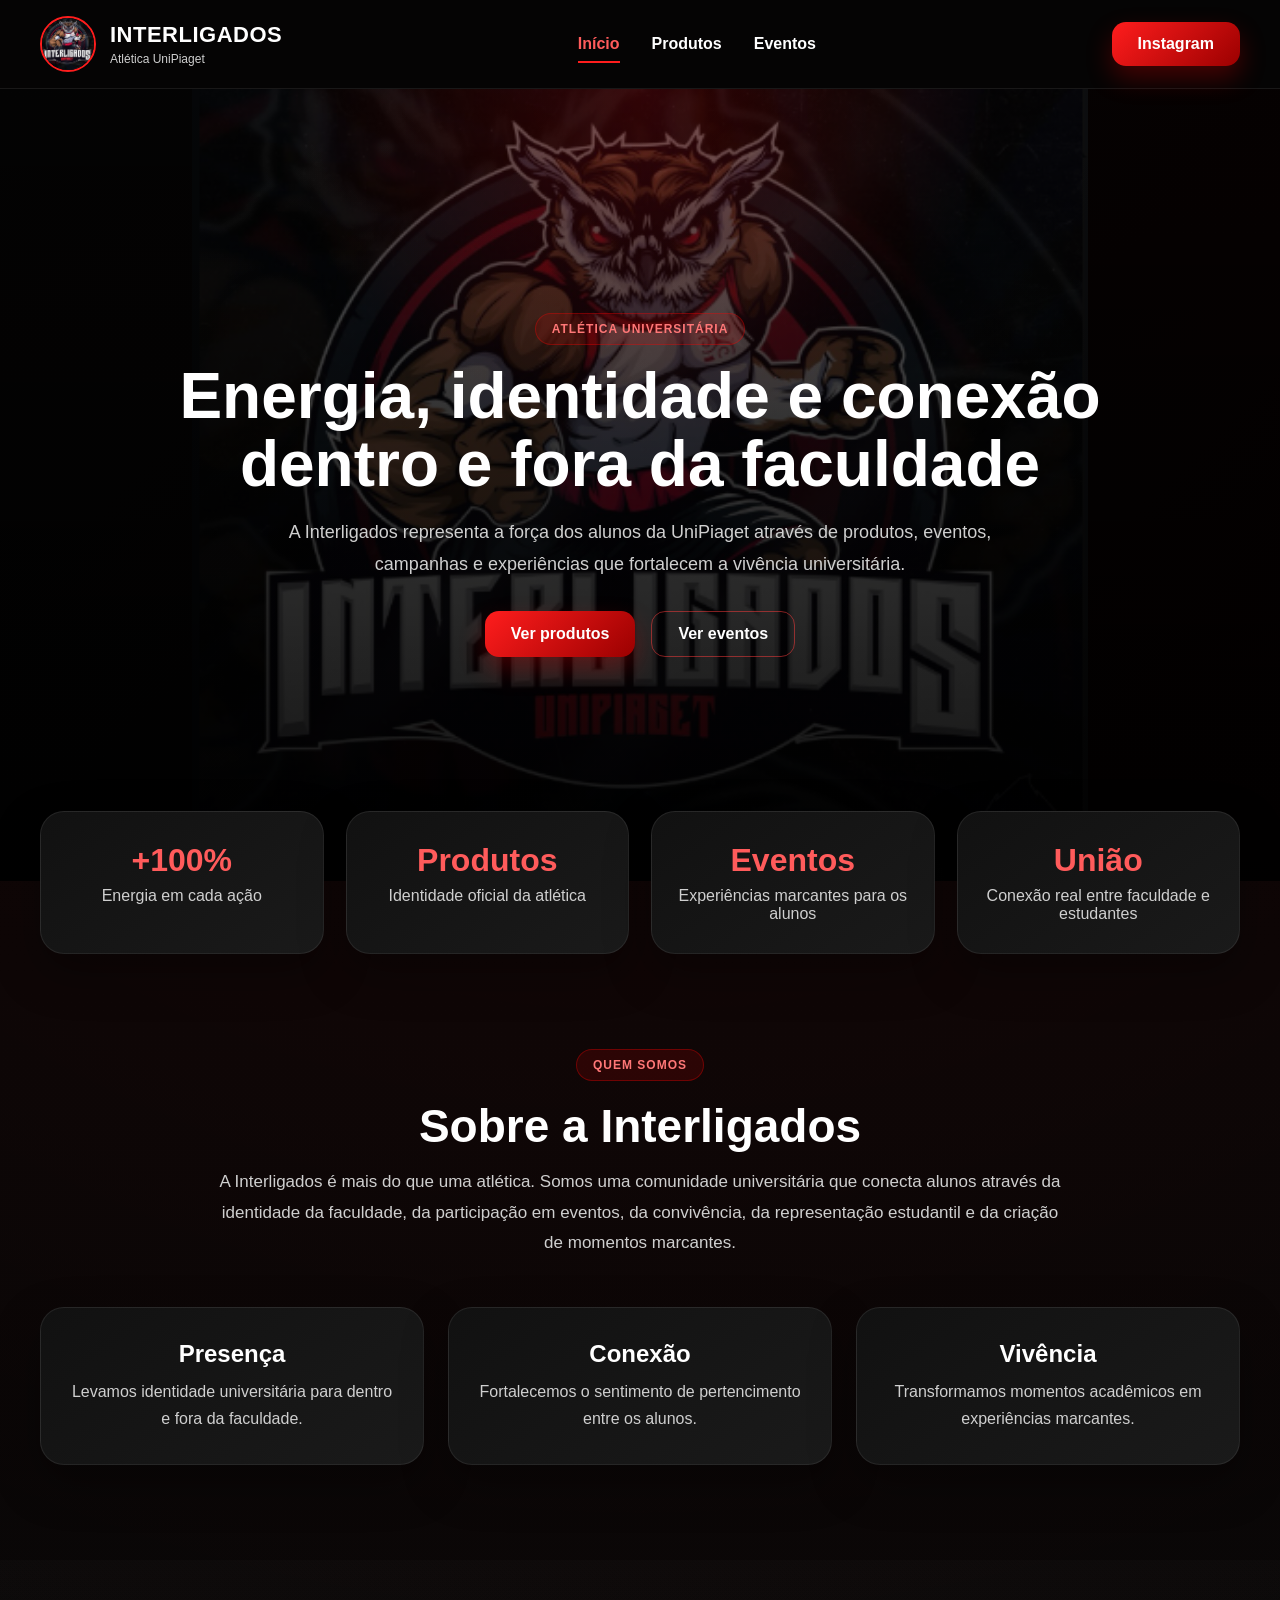
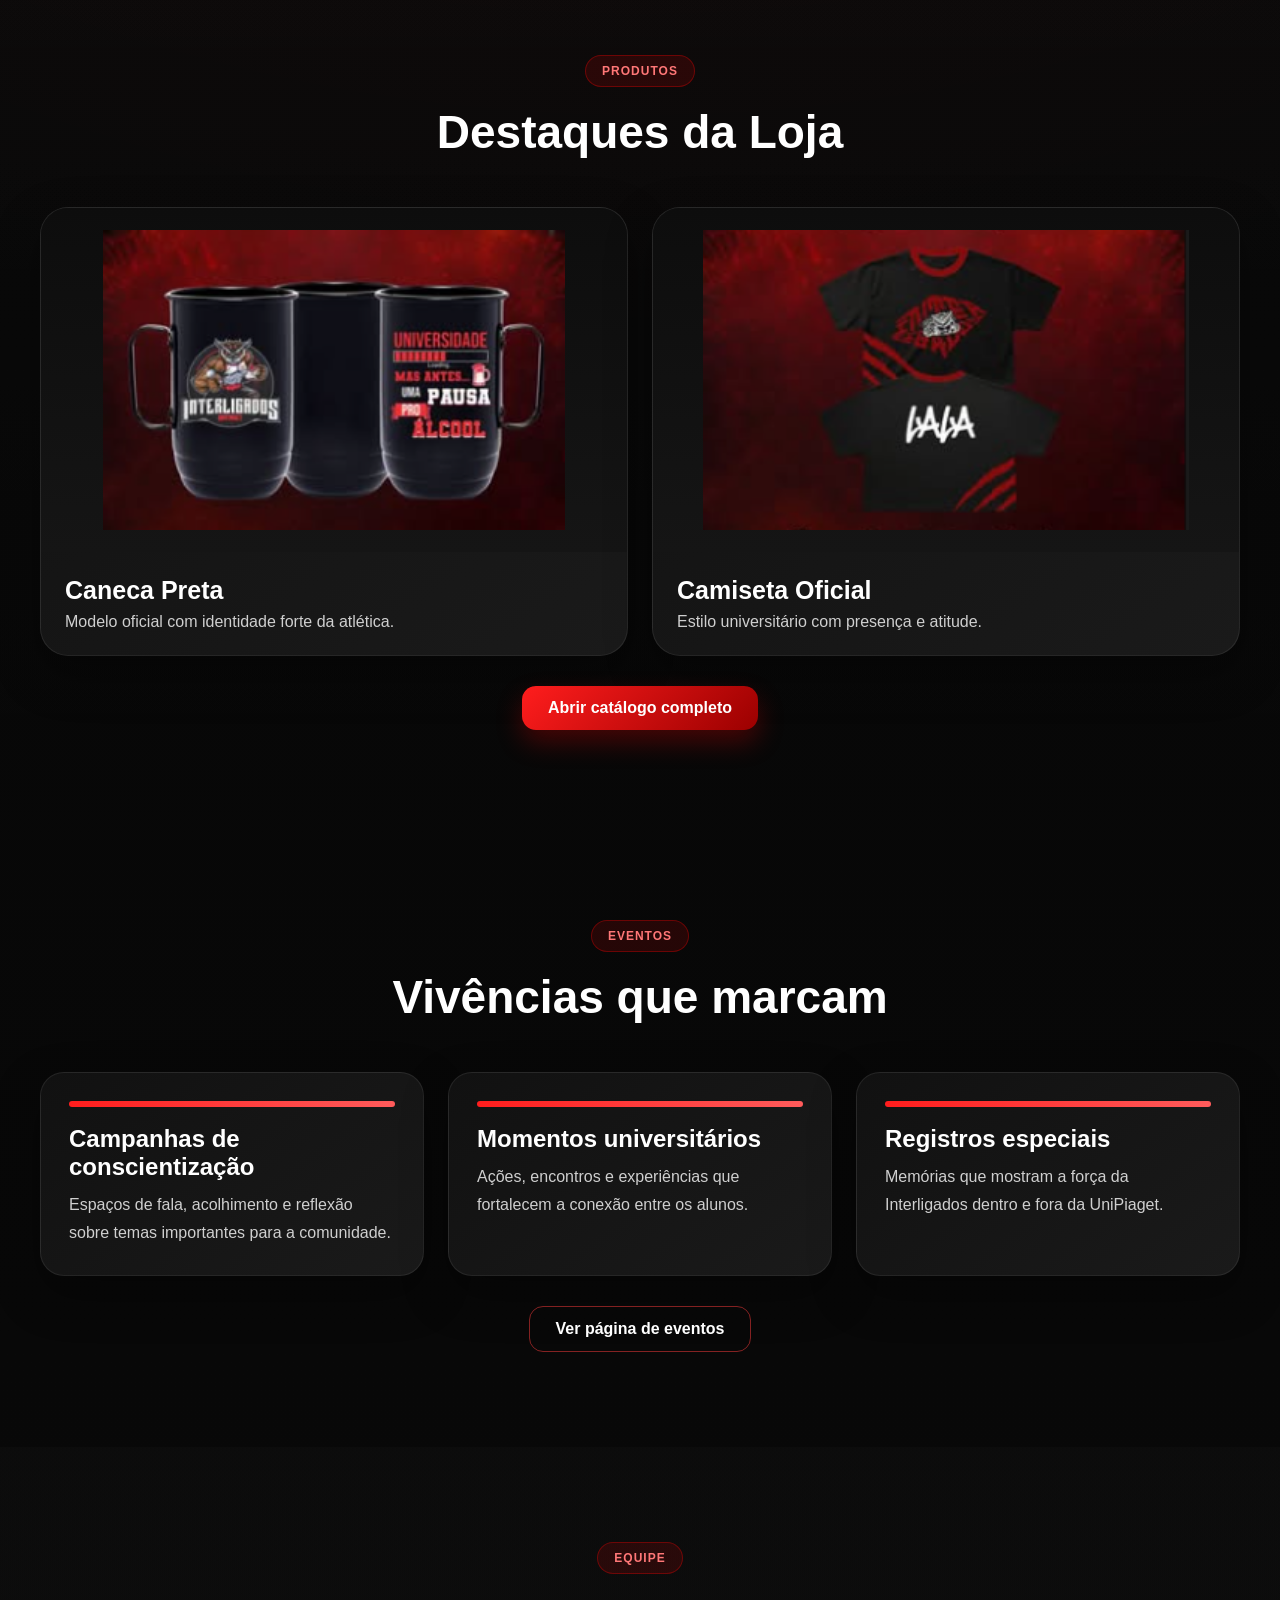
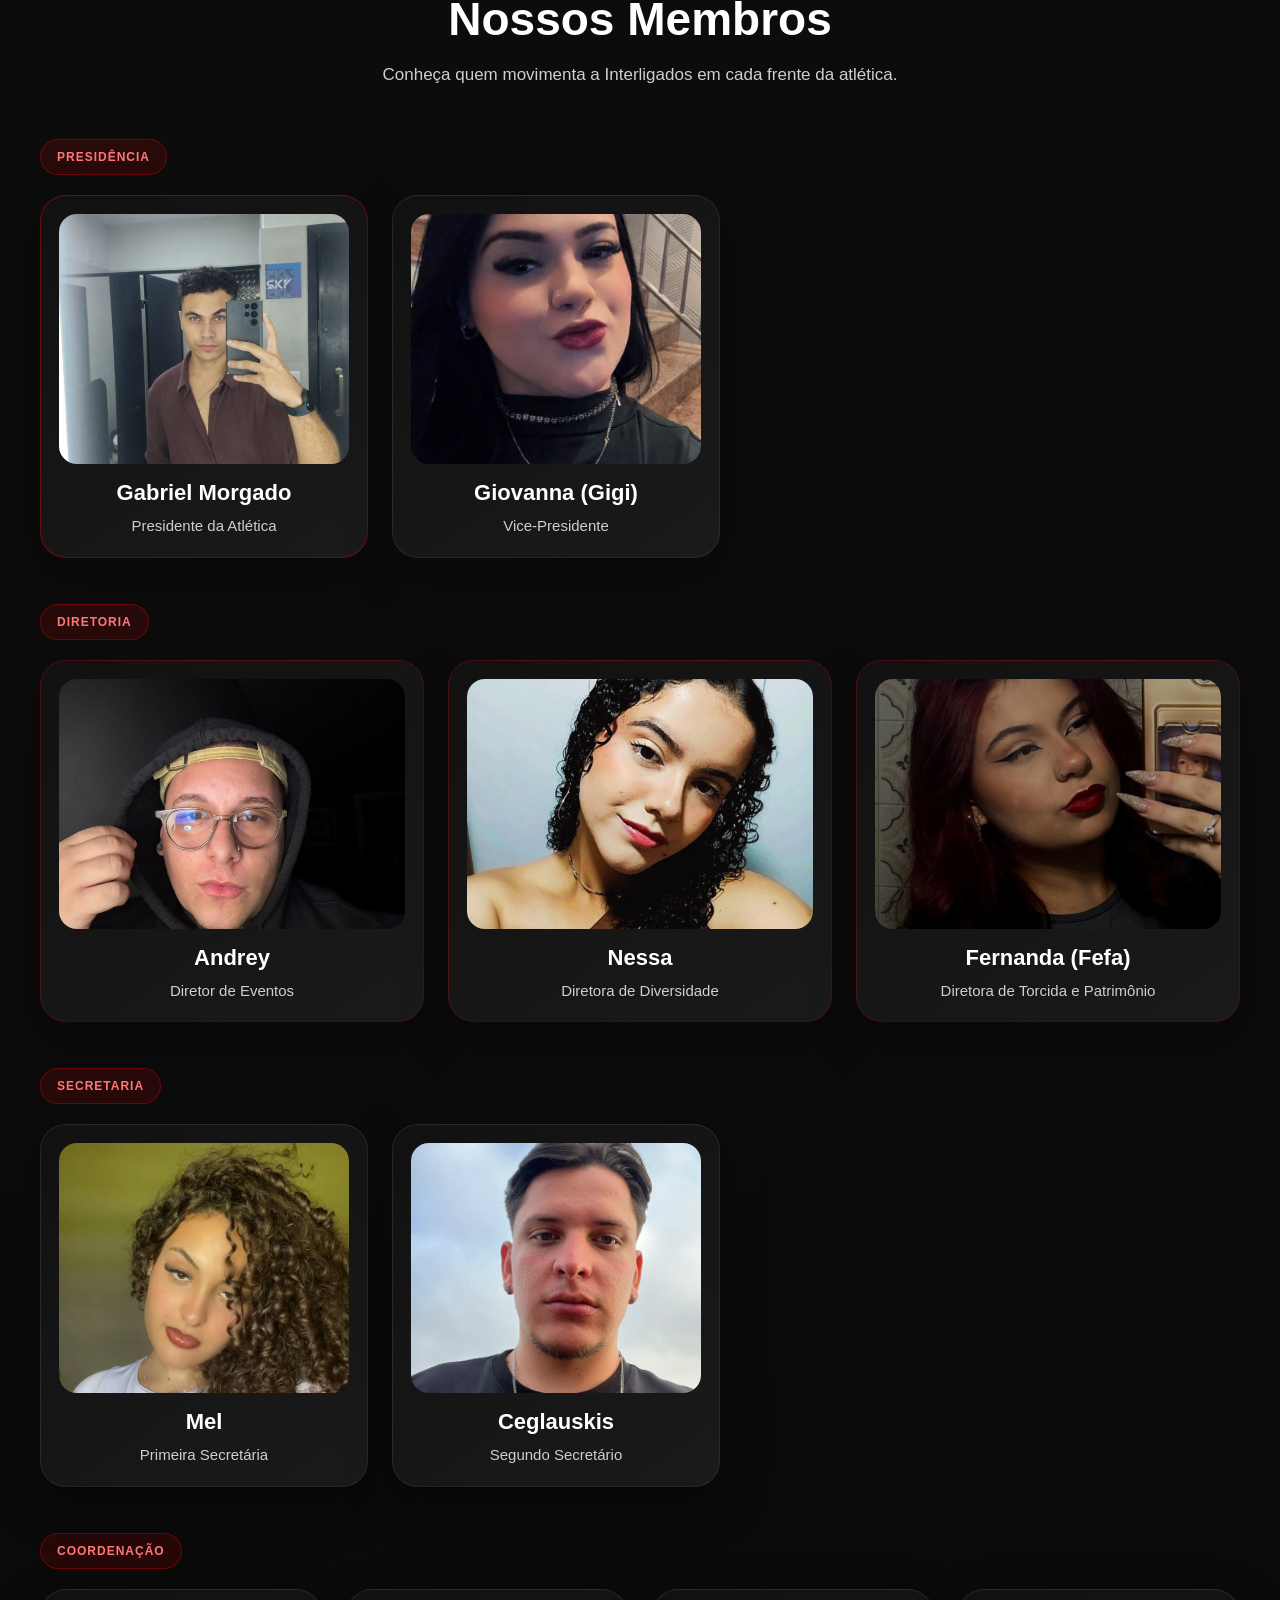
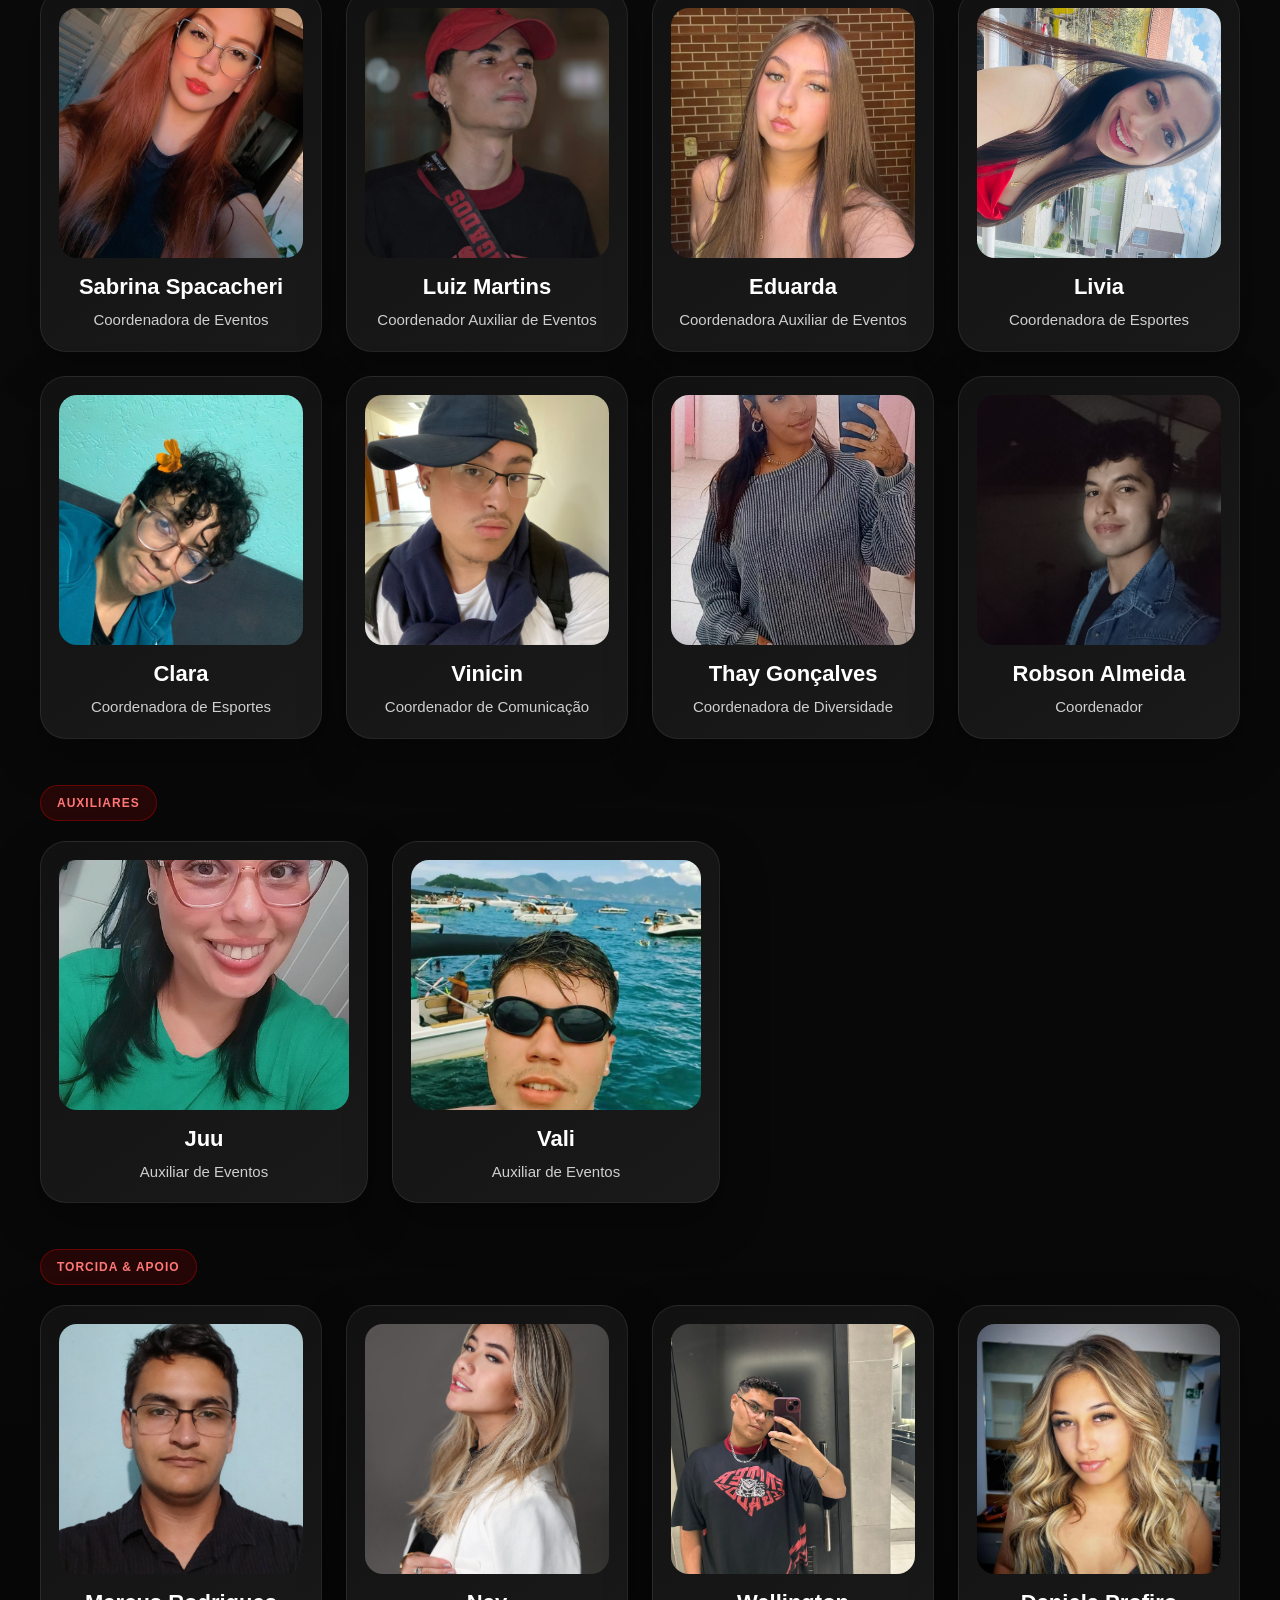
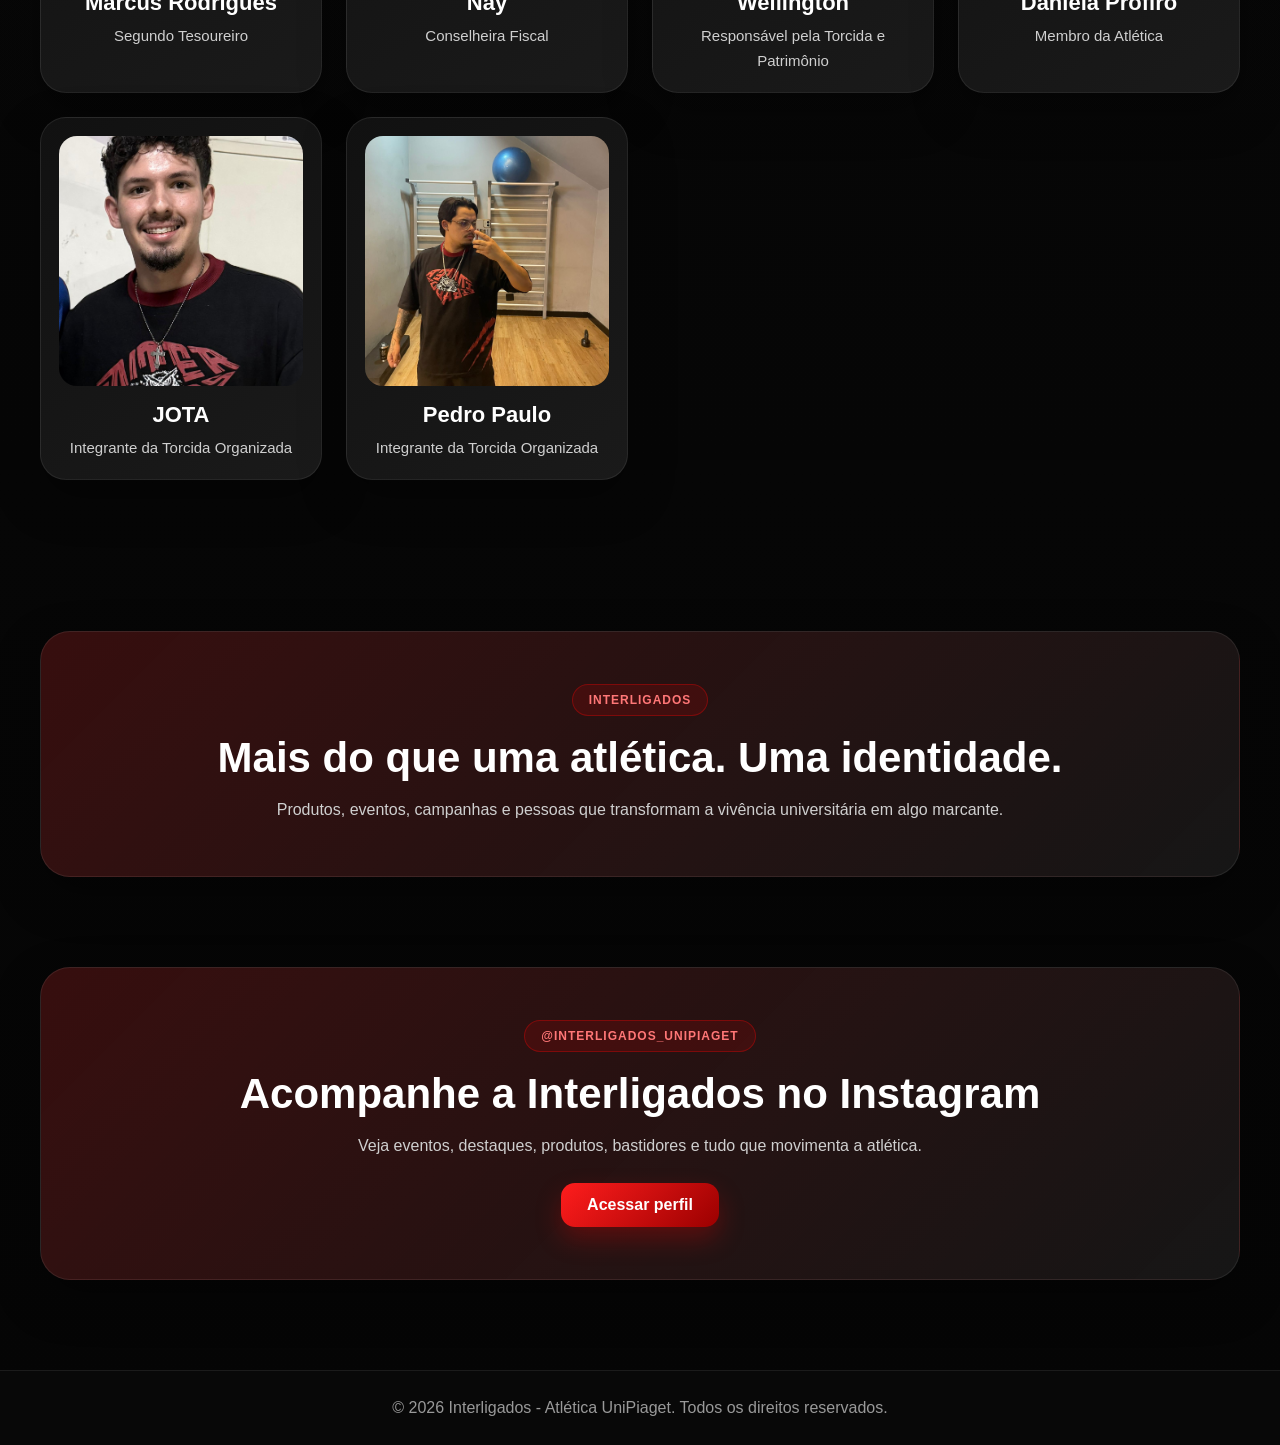
<file: interligados-site/index.html>
<!DOCTYPE html>
<html lang="pt-BR">
<head>
  <meta charset="UTF-8">
  <meta name="viewport" content="width=device-width, initial-scale=1.0">
  <title>Interligados | Atlética UniPiaget</title>
  <link rel="stylesheet" href="style.css">
</head>
<body>

<header class="site-header">
  <div class="container header-wrap">
    <a href="index.html" class="brand">
      <img src="assets/logo.png" alt="Logo Interligados" class="brand-logo">
      <div class="brand-text">
        <strong>INTERLIGADOS</strong>
        <span>Atlética UniPiaget</span>
      </div>
    </a>

    <nav class="main-nav">
      <a href="index.html" class="active">Início</a>
      <a href="produtos.html">Produtos</a>
      <a href="eventos.html">Eventos</a>
    </nav>

    <a href="https://www.instagram.com/interligados_unipiaget" target="_blank" class="btn btn-primary">
      Instagram
    </a>
  </div>
</header>

<main>

  <section class="hero home-hero">
    <div class="hero-overlay"></div>
    <div class="container hero-content reveal">
      <span class="kicker">ATLÉTICA UNIVERSITÁRIA</span>
      <h1>Energia, identidade e conexão dentro e fora da faculdade</h1>
      <p>
        A Interligados representa a força dos alunos da UniPiaget através de produtos,
        eventos, campanhas e experiências que fortalecem a vivência universitária.
      </p>

      <div class="hero-actions">
        <a href="produtos.html" class="btn btn-primary">Ver produtos</a>
        <a href="eventos.html" class="btn btn-secondary">Ver eventos</a>
      </div>
    </div>
  </section>

  <section class="stats-strip">
    <div class="container">
      <div class="stats-grid reveal">
        <article class="stat-card">
          <h3>+100%</h3>
          <p>Energia em cada ação</p>
        </article>

        <article class="stat-card">
          <h3>Produtos</h3>
          <p>Identidade oficial da atlética</p>
        </article>

        <article class="stat-card">
          <h3>Eventos</h3>
          <p>Experiências marcantes para os alunos</p>
        </article>

        <article class="stat-card">
          <h3>União</h3>
          <p>Conexão real entre faculdade e estudantes</p>
        </article>
      </div>
    </div>
  </section>

  <section class="section">
    <div class="container">
      <div class="section-heading reveal">
        <span class="kicker">QUEM SOMOS</span>
        <h2>Sobre a Interligados</h2>
        <p>
          A Interligados é mais do que uma atlética. Somos uma comunidade universitária
          que conecta alunos através da identidade da faculdade, da participação em eventos,
          da convivência, da representação estudantil e da criação de momentos marcantes.
        </p>
      </div>

      <div class="info-grid">
        <article class="info-card reveal">
          <h3>Presença</h3>
          <p>Levamos identidade universitária para dentro e fora da faculdade.</p>
        </article>

        <article class="info-card reveal">
          <h3>Conexão</h3>
          <p>Fortalecemos o sentimento de pertencimento entre os alunos.</p>
        </article>

        <article class="info-card reveal">
          <h3>Vivência</h3>
          <p>Transformamos momentos acadêmicos em experiências marcantes.</p>
        </article>
      </div>
    </div>
  </section>

  <section class="section section-alt">
    <div class="container">
      <div class="section-heading reveal">
        <span class="kicker">PRODUTOS</span>
        <h2>Destaques da Loja</h2>
      </div>

      <div class="highlight-grid">
        <article class="highlight-card reveal">
          <div class="highlight-image">
            <img src="assets/produto1.png" alt="Caneca Preta Interligados">
          </div>
          <div class="highlight-body">
            <h3>Caneca Preta</h3>
            <p>Modelo oficial com identidade forte da atlética.</p>
          </div>
        </article>

        <article class="highlight-card reveal">
          <div class="highlight-image">
            <img src="assets/produto3.png" alt="Camiseta Oficial Interligados">
          </div>
          <div class="highlight-body">
            <h3>Camiseta Oficial</h3>
            <p>Estilo universitário com presença e atitude.</p>
          </div>
        </article>
      </div>

      <div class="section-action reveal">
        <a href="produtos.html" class="btn btn-primary">Abrir catálogo completo</a>
      </div>
    </div>
  </section>

  <section class="section">
    <div class="container">
      <div class="section-heading reveal">
        <span class="kicker">EVENTOS</span>
        <h2>Vivências que marcam</h2>
      </div>

      <div class="feature-grid">
        <article class="feature-card reveal">
          <div class="feature-line"></div>
          <h3>Campanhas de conscientização</h3>
          <p>Espaços de fala, acolhimento e reflexão sobre temas importantes para a comunidade.</p>
        </article>

        <article class="feature-card reveal">
          <div class="feature-line"></div>
          <h3>Momentos universitários</h3>
          <p>Ações, encontros e experiências que fortalecem a conexão entre os alunos.</p>
        </article>

        <article class="feature-card reveal">
          <div class="feature-line"></div>
          <h3>Registros especiais</h3>
          <p>Memórias que mostram a força da Interligados dentro e fora da UniPiaget.</p>
        </article>
      </div>

      <div class="section-action reveal">
        <a href="eventos.html" class="btn btn-secondary">Ver página de eventos</a>
      </div>
    </div>
  </section>

  <section class="section section-alt team-section">
    <div class="container">
      <div class="section-heading reveal">
        <span class="kicker">EQUIPE</span>
        <h2>Nossos Membros</h2>
        <p>Conheça quem movimenta a Interligados em cada frente da atlética.</p>
      </div>

      <div class="team-group reveal">
        <div class="team-label">Presidência</div>
        <div class="team-grid team-grid-2">
          <article class="member-card featured-president">
            <img src="assets/membro4.jpeg" alt="Gabriel Morgado">
            <h3>Gabriel Morgado</h3>
            <p>Presidente da Atlética</p>
          </article>

          <article class="member-card featured-vice">
            <img src="assets/membro10.jpeg" alt="Giovanna Gigi">
            <h3>Giovanna (Gigi)</h3>
            <p>Vice-Presidente</p>
          </article>
        </div>
      </div>

      <div class="team-group reveal">
        <div class="team-label">Diretoria</div>
        <div class="team-grid team-grid-3">
          <article class="member-card featured-director">
            <img src="assets/membro21.jpeg" alt="Andrey">
            <h3>Andrey</h3>
            <p>Diretor de Eventos</p>
          </article>

          <article class="member-card featured-director">
            <img src="assets/membro17.jpeg" alt="Nessa">
            <h3>Nessa</h3>
            <p>Diretora de Diversidade</p>
          </article>

          <article class="member-card featured-director">
            <img src="assets/membro8.jpeg" alt="Fernanda Fefa">
            <h3>Fernanda (Fefa)</h3>
            <p>Diretora de Torcida e Patrimônio</p>
          </article>
        </div>
      </div>

      <div class="team-group reveal">
        <div class="team-label">Secretaria</div>
        <div class="team-grid team-grid-2">
          <article class="member-card">
            <img src="assets/membro9.jpeg" alt="Mel">
            <h3>Mel</h3>
            <p>Primeira Secretária</p>
          </article>

          <article class="member-card">
            <img src="assets/membro6.jpeg" alt="Ceglauskis">
            <h3>Ceglauskis</h3>
            <p>Segundo Secretário</p>
          </article>
        </div>
      </div>

      <div class="team-group reveal">
        <div class="team-label">Coordenação</div>
        <div class="team-grid team-grid-4">
          <article class="member-card">
            <img src="assets/membro2.jpeg" alt="Sabrina Spacacheri">
            <h3>Sabrina Spacacheri</h3>
            <p>Coordenadora de Eventos</p>
          </article>

          <article class="member-card">
            <img src="assets/membro11.jpeg" alt="Luiz Martins">
            <h3>Luiz Martins</h3>
            <p>Coordenador Auxiliar de Eventos</p>
          </article>

          <article class="member-card">
            <img src="assets/membro13.jpeg" alt="Eduarda">
            <h3>Eduarda</h3>
            <p>Coordenadora Auxiliar de Eventos</p>
          </article>

          <article class="member-card">
            <img src="assets/membro12.jpeg" alt="Livia">
            <h3>Livia</h3>
            <p>Coordenadora de Esportes</p>
          </article>

          <article class="member-card">
            <img src="assets/membro20.jpeg" alt="Clara">
            <h3>Clara</h3>
            <p>Coordenadora de Esportes</p>
          </article>

          <article class="member-card">
            <img src="assets/membro15.jpeg" alt="Vinicin">
            <h3>Vinicin</h3>
            <p>Coordenador de Comunicação</p>
          </article>

          <article class="member-card">
            <img src="assets/membro18.jpeg" alt="Thay Gonçalves">
            <h3>Thay Gonçalves</h3>
            <p>Coordenadora de Diversidade</p>
          </article>

          <article class="member-card">
            <img src="assets/membro7.jpeg" alt="Robson Almeida">
            <h3>Robson Almeida</h3>
            <p>Coordenador</p>
          </article>
        </div>
      </div>

      <div class="team-group reveal">
        <div class="team-label">Auxiliares</div>
        <div class="team-grid team-grid-2">
          <article class="member-card">
            <img src="assets/membro16.jpeg" alt="Juu">
            <h3>Juu</h3>
            <p>Auxiliar de Eventos</p>
          </article>

          <article class="member-card">
            <img src="assets/membro19.jpeg" alt="Vali">
            <h3>Vali</h3>
            <p>Auxiliar de Eventos</p>
          </article>
        </div>
      </div>

      <div class="team-group reveal">
        <div class="team-label">Torcida & Apoio</div>
        <div class="team-grid team-grid-4">
          <article class="member-card">
            <img src="assets/membro3.jpeg" alt="Marcus Rodrigues">
            <h3>Marcus Rodrigues</h3>
            <p>Segundo Tesoureiro</p>
          </article>

          <article class="member-card">
            <img src="assets/membro14.jpeg" alt="Nay">
            <h3>Nay</h3>
            <p>Conselheira Fiscal</p>
          </article>

          <article class="member-card">
            <img src="assets/membro1.jpeg" alt="Wellington">
            <h3>Wellington</h3>
            <p>Responsável pela Torcida e Patrimônio</p>
          </article>

          <article class="member-card">
            <img src="assets/membro5.jpeg" alt="Daniela Profiro">
            <h3>Daniela Profiro</h3>
            <p>Membro da Atlética</p>
          </article>

          <article class="member-card">
            <img src="assets/membro23.jpeg" alt="JOTA">
            <h3>JOTA</h3>
            <p>Integrante da Torcida Organizada</p>
          </article>

          <article class="member-card">
            <img src="assets/membro24.jpeg" alt="Pedro Paulo">
            <h3>Pedro Paulo</h3>
            <p>Integrante da Torcida Organizada</p>
          </article>
        </div>
      </div>
    </div>
  </section>

  <section class="impact-section">
    <div class="container">
      <div class="impact-box reveal">
        <span class="kicker">INTERLIGADOS</span>
        <h2>Mais do que uma atlética. Uma identidade.</h2>
        <p>
          Produtos, eventos, campanhas e pessoas que transformam a vivência universitária em algo marcante.
        </p>
      </div>
    </div>
  </section>

  <section class="cta-section">
    <div class="container">
      <div class="cta-box reveal">
        <span class="kicker">@interligados_unipiaget</span>
        <h2>Acompanhe a Interligados no Instagram</h2>
        <p>
          Veja eventos, destaques, produtos, bastidores e tudo que movimenta a atlética.
        </p>
        <a href="https://www.instagram.com/interligados_unipiaget" target="_blank" class="btn btn-primary">
          Acessar perfil
        </a>
      </div>
    </div>
  </section>

</main>

<footer class="site-footer">
  <div class="container">
    <p>© 2026 Interligados - Atlética UniPiaget. Todos os direitos reservados.</p>
  </div>
</footer>

<script src="script.js"></script>
</body>
</html>
</file>
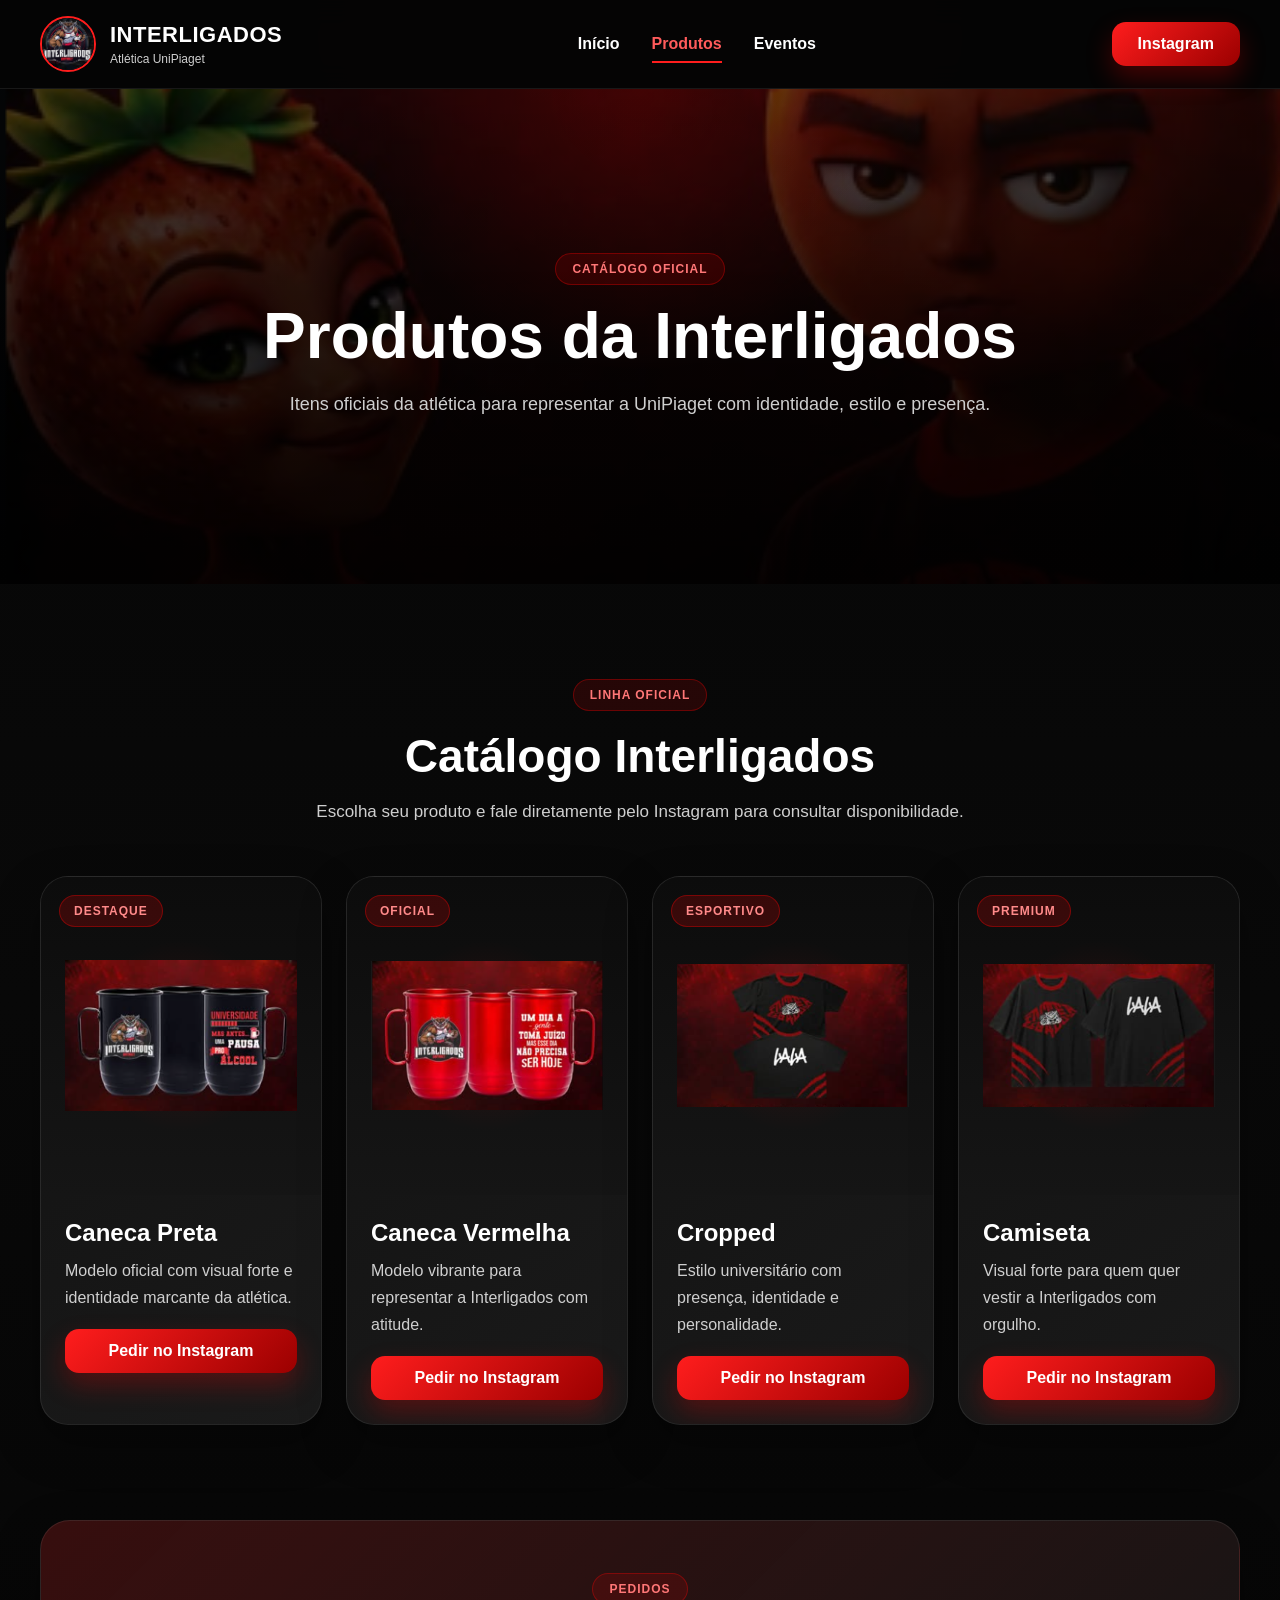
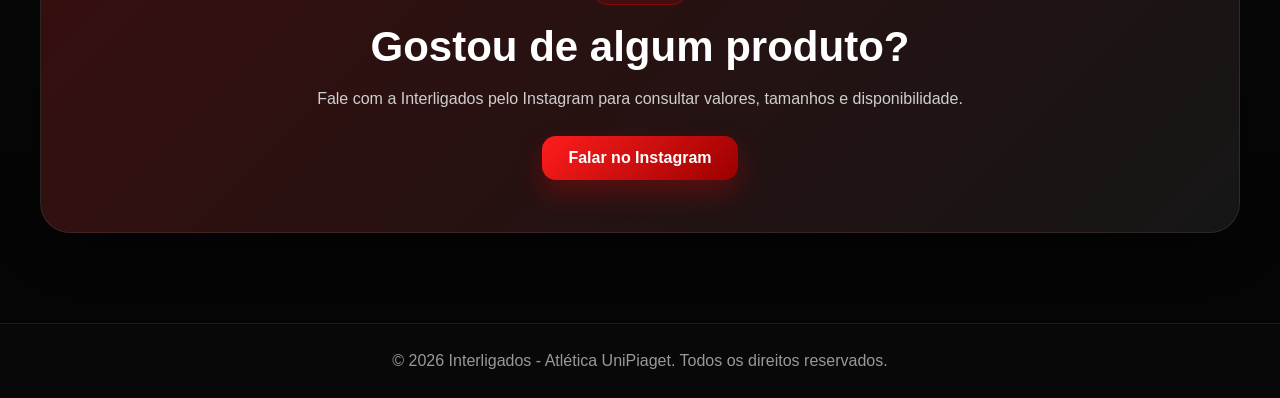
<file: interligados-site/produtos.html>
<!DOCTYPE html>
<html lang="pt-BR">
<head>
  <meta charset="UTF-8">
  <meta name="viewport" content="width=device-width, initial-scale=1.0">
  <title>Produtos | Interligados</title>
  <link rel="stylesheet" href="style.css">
</head>
<body>

<header class="site-header">
  <div class="container header-wrap">
    <a href="index.html" class="brand">
      <img src="assets/logo.png" alt="Logo Interligados" class="brand-logo">
      <div class="brand-text">
        <strong>INTERLIGADOS</strong>
        <span>Atlética UniPiaget</span>
      </div>
    </a>

    <nav class="main-nav">
      <a href="index.html">Início</a>
      <a href="produtos.html" class="active">Produtos</a>
      <a href="eventos.html">Eventos</a>
    </nav>

    <a href="https://www.instagram.com/interligados_unipiaget" target="_blank" class="btn btn-primary">Instagram</a>
  </div>
</header>

<main>

<section class="hero page-hero products-hero">
  <div class="hero-overlay"></div>
  <div class="container hero-content reveal">
    <span class="kicker">CATÁLOGO OFICIAL</span>
    <h1>Produtos da Interligados</h1>
    <p>Itens oficiais da atlética para representar a UniPiaget com identidade, estilo e presença.</p>
  </div>
</section>

<section class="section products-section">
  <div class="container">
    <div class="section-heading reveal">
      <span class="kicker">LINHA OFICIAL</span>
      <h2>Catálogo Interligados</h2>
      <p>Escolha seu produto e fale diretamente pelo Instagram para consultar disponibilidade.</p>
    </div>

    <div class="products-grid-premium">

      <article class="product-card-premium reveal">
        <div class="product-tag">Destaque</div>
        <div class="product-image-premium">
          <img src="assets/produto1.png" alt="Caneca Preta Interligados">
        </div>
        <div class="product-content-premium">
          <h3>Caneca Preta</h3>
          <p>Modelo oficial com visual forte e identidade marcante da atlética.</p>
          <a href="https://www.instagram.com/interligados_unipiaget" target="_blank" class="btn btn-primary btn-card">Pedir no Instagram</a>
        </div>
      </article>

      <article class="product-card-premium reveal">
        <div class="product-tag">Oficial</div>
        <div class="product-image-premium">
          <img src="assets/produto2.png" alt="Caneca Vermelha Interligados">
        </div>
        <div class="product-content-premium">
          <h3>Caneca Vermelha</h3>
          <p>Modelo vibrante para representar a Interligados com atitude.</p>
          <a href="https://www.instagram.com/interligados_unipiaget" target="_blank" class="btn btn-primary btn-card">Pedir no Instagram</a>
        </div>
      </article>

      <article class="product-card-premium reveal">
        <div class="product-tag">Esportivo</div>
        <div class="product-image-premium">
          <img src="assets/produto3.png" alt="Camiseta Modelo 1 Interligados">
        </div>
        <div class="product-content-premium">
          <h3>Cropped</h3>
          <p>Estilo universitário com presença, identidade e personalidade.</p>
          <a href="https://www.instagram.com/interligados_unipiaget" target="_blank" class="btn btn-primary btn-card">Pedir no Instagram</a>
        </div>
      </article>

      <article class="product-card-premium reveal">
        <div class="product-tag">Premium</div>
        <div class="product-image-premium">
          <img src="assets/produto4.png" alt="Camiseta Modelo 2 Interligados">
        </div>
        <div class="product-content-premium">
          <h3>Camiseta</h3>
          <p>Visual forte para quem quer vestir a Interligados com orgulho.</p>
          <a href="https://www.instagram.com/interligados_unipiaget" target="_blank" class="btn btn-primary btn-card">Pedir no Instagram</a>
        </div>
      </article>

    </div>
  </div>
</section>

<section class="cta-section">
  <div class="container">
    <div class="cta-box reveal">
      <span class="kicker">PEDIDOS</span>
      <h2>Gostou de algum produto?</h2>
      <p>Fale com a Interligados pelo Instagram para consultar valores, tamanhos e disponibilidade.</p>
      <a href="https://www.instagram.com/interligados_unipiaget" target="_blank" class="btn btn-primary">Falar no Instagram</a>
    </div>
  </div>
</section>

</main>

<footer class="site-footer">
  <div class="container">
    <p>© 2026 Interligados - Atlética UniPiaget. Todos os direitos reservados.</p>
  </div>
</footer>

<script src="script.js"></script>
</body>
</html>
</file>
<file: interligados-site/style.css>
* {
  margin: 0;
  padding: 0;
  box-sizing: border-box;
  font-family: Arial, Helvetica, sans-serif;
}

:root {
  --bg: #050505;
  --card: #111;
  --card-2: #1a1a1a;
  --red: #ff1d1d;
  --red-soft: #ff5b5b;
  --text: #fff;
  --muted: #cfcfcf;
  --border: rgba(255,255,255,0.08);
  --shadow: 0 18px 45px rgba(0,0,0,0.35);
}

html {
  scroll-behavior: smooth;
}

body {
  background:
    radial-gradient(circle at top, rgba(255,0,0,0.08), transparent 25%),
    linear-gradient(180deg, #050505, #090909, #050505);
  color: var(--text);
}

img {
  display: block;
  max-width: 100%;
}

a {
  text-decoration: none;
  color: inherit;
}

button {
  font: inherit;
}

/* CONTAINER */

.container {
  width: min(1200px, calc(100% - 40px));
  margin: 0 auto;
}

/* HEADER */

.site-header {
  position: sticky;
  top: 0;
  z-index: 1000;
  background: rgba(5,5,5,0.92);
  backdrop-filter: blur(14px);
  border-bottom: 1px solid var(--border);
}

.header-wrap {
  min-height: 88px;
  display: flex;
  align-items: center;
  justify-content: space-between;
  gap: 24px;
}

.brand {
  display: flex;
  align-items: center;
  gap: 14px;
}

.brand-logo {
  width: 56px;
  height: 56px;
  object-fit: cover;
  border-radius: 50%;
  border: 2px solid var(--red);
}

.brand-text {
  display: flex;
  flex-direction: column;
  gap: 4px;
}

.brand-text strong {
  font-size: 22px;
  font-weight: 900;
  letter-spacing: .5px;
}

.brand-text span {
  font-size: 12px;
  color: var(--muted);
}

.main-nav {
  display: flex;
  align-items: center;
  gap: 32px;
}

.main-nav a {
  font-size: 16px;
  font-weight: 700;
  position: relative;
  color: #fff;
}

.main-nav a::after {
  content: "";
  position: absolute;
  left: 0;
  bottom: -10px;
  height: 2px;
  width: 0;
  background: var(--red);
  transition: .25s;
}

.main-nav a:hover,
.main-nav a.active {
  color: var(--red-soft);
}

.main-nav a:hover::after,
.main-nav a.active::after {
  width: 100%;
}

/* BUTTONS */

.btn {
  display: inline-flex;
  align-items: center;
  justify-content: center;
  border-radius: 14px;
  font-weight: 800;
  transition: .25s;
}

.btn-primary {
  background: linear-gradient(135deg, #ff1d1d, #9b0000);
  padding: 13px 26px;
  color: #fff;
  box-shadow: 0 12px 26px rgba(255,0,0,.25);
}

.btn-primary:hover {
  transform: translateY(-3px);
  box-shadow: 0 18px 38px rgba(255,0,0,.28);
}

.btn-secondary {
  padding: 13px 26px;
  border: 1px solid rgba(255,60,60,.5);
  color: #fff;
}

.btn-secondary:hover {
  transform: translateY(-3px);
  background: rgba(255,0,0,.08);
}

.btn-card {
  width: 100%;
  margin-top: 18px;
}

/* HERO GLOBAL */

.hero {
  position: relative;
  overflow: hidden;
}

.home-hero {
  min-height: 88vh;
  display: flex;
  align-items: center;
  background:
    linear-gradient(rgba(0,0,0,.62), rgba(0,0,0,.86)),
    url("assets/coruja-bg.png") center center / 70% no-repeat,
    linear-gradient(135deg, #080808, #120000);
}

.page-hero {
  min-height: 55vh;
  display: flex;
  align-items: center;
}

.products-hero {
  background:
    linear-gradient(rgba(0,0,0,.68), rgba(0,0,0,.9)),
    url("assets/ProdutosGerais.png") center center / cover no-repeat;
}

.events-hero {
  background:
    linear-gradient(rgba(0,0,0,.65), rgba(0,0,0,.88)),
    radial-gradient(circle at top, rgba(255,0,0,.18), transparent 35%),
    linear-gradient(135deg, #070707, #170000);
}

.hero-overlay {
  position: absolute;
  inset: 0;
  background:
    radial-gradient(circle at top, rgba(255,0,0,.18), transparent 35%),
    linear-gradient(to bottom, transparent, rgba(0,0,0,.45));
}

.hero-content {
  position: relative;
  z-index: 2;
  max-width: 950px;
  text-align: center;
}

.kicker {
  display: inline-block;
  padding: 8px 16px;
  margin-bottom: 18px;
  border-radius: 999px;
  background: rgba(255,0,0,.12);
  border: 1px solid rgba(255,0,0,.32);
  color: #ff7777;
  font-size: 12px;
  font-weight: 900;
  letter-spacing: 1px;
  text-transform: uppercase;
}

.hero h1,
.hero h2 {
  font-size: clamp(36px, 5vw, 66px);
  line-height: 1.05;
  margin-bottom: 18px;
  font-weight: 900;
}

.hero p {
  max-width: 760px;
  margin: 0 auto;
  color: var(--muted);
  font-size: 18px;
  line-height: 1.8;
}

.hero-actions {
  margin-top: 30px;
  display: flex;
  justify-content: center;
  gap: 16px;
  flex-wrap: wrap;
}

/* SECTION */

.section {
  padding: 95px 0;
}

.section-alt {
  background: linear-gradient(180deg, rgba(255,255,255,.015), rgba(255,255,255,0));
}

.section-heading {
  max-width: 850px;
  margin: 0 auto 48px;
  text-align: center;
}

.section-heading h2 {
  font-size: clamp(30px, 4vw, 46px);
  margin-bottom: 14px;
  font-weight: 900;
}

.section-heading p {
  color: var(--muted);
  font-size: 17px;
  line-height: 1.8;
}

/* STATS */

.stats-strip {
  margin-top: -70px;
  position: relative;
  z-index: 5;
}

.stats-grid {
  display: grid;
  grid-template-columns: repeat(4, 1fr);
  gap: 22px;
}

.stat-card,
.info-card,
.highlight-card,
.feature-card,
.member-card,
.summary-card,
.product-card-premium,
.impact-box,
.cta-box {
  background: linear-gradient(145deg, var(--card), var(--card-2));
  border: 1px solid var(--border);
  box-shadow: var(--shadow);
}

.stat-card {
  border-radius: 24px;
  padding: 30px 22px;
  text-align: center;
  transition: .25s;
}

.stat-card:hover {
  transform: translateY(-8px);
  border-color: rgba(255,0,0,.28);
}

.stat-card h3 {
  font-size: 32px;
  color: var(--red-soft);
  margin-bottom: 8px;
}

.stat-card p {
  color: var(--muted);
}

/* HOME SOBRE */

.info-grid {
  display: grid;
  grid-template-columns: repeat(3, 1fr);
  gap: 24px;
}

.info-card {
  border-radius: 24px;
  padding: 32px 26px;
  text-align: center;
  transition: .25s;
}

.info-card:hover {
  transform: translateY(-8px);
  border-color: rgba(255,0,0,.28);
}

.info-card h3 {
  font-size: 24px;
  margin-bottom: 10px;
}

.info-card p {
  color: var(--muted);
  line-height: 1.7;
}

/* HOME PRODUTOS */

.highlight-grid {
  display: grid;
  grid-template-columns: repeat(2, 1fr);
  gap: 24px;
}

.highlight-card {
  border-radius: 28px;
  overflow: hidden;
  transition: .25s;
}

.highlight-card:hover {
  transform: translateY(-10px);
  border-color: rgba(255,0,0,.28);
}

.highlight-image {
  padding: 22px;
  background: linear-gradient(180deg, #0d0d0d, #151515);
}

.highlight-image img {
  width: 100%;
  height: 300px;
  object-fit: contain;
  border-radius: 18px;
}

.highlight-body {
  padding: 24px;
}

.highlight-body h3 {
  font-size: 25px;
  margin-bottom: 8px;
}

.highlight-body p {
  color: var(--muted);
}

/* HOME EVENTOS */

.feature-grid {
  display: grid;
  grid-template-columns: repeat(3, 1fr);
  gap: 24px;
}

.feature-card {
  border-radius: 24px;
  padding: 28px;
  transition: .25s;
}

.feature-card:hover {
  transform: translateY(-8px);
  border-color: rgba(255,0,0,.28);
}

.feature-line {
  width: 100%;
  height: 6px;
  border-radius: 999px;
  background: linear-gradient(90deg, var(--red), var(--red-soft));
  margin-bottom: 18px;
}

.feature-card h3 {
  font-size: 24px;
  margin-bottom: 10px;
}

.feature-card p {
  color: var(--muted);
  line-height: 1.75;
}

/* PRODUTOS PÁGINA */

.products-grid-premium {
  display: grid;
  grid-template-columns: repeat(4, 1fr);
  gap: 24px;
}

.product-card-premium {
  position: relative;
  border-radius: 28px;
  overflow: hidden;
  transition: .3s;
}

.product-card-premium:hover {
  transform: translateY(-10px);
  border-color: rgba(255,0,0,.35);
  box-shadow: 0 26px 55px rgba(255,0,0,.12);
}

.product-tag {
  position: absolute;
  top: 18px;
  left: 18px;
  z-index: 2;
  padding: 8px 14px;
  border-radius: 999px;
  background: rgba(255,0,0,.18);
  border: 1px solid rgba(255,0,0,.35);
  color: #ff8a8a;
  font-size: 12px;
  font-weight: 900;
  text-transform: uppercase;
  letter-spacing: 1px;
}

.product-image-premium {
  padding: 24px;
  background:
    radial-gradient(circle at center, rgba(255,0,0,.12), transparent 45%),
    linear-gradient(180deg, #0c0c0c, #151515);
}

.product-image-premium img {
  width: 100%;
  height: 270px;
  object-fit: contain;
  border-radius: 18px;
}

.product-content-premium {
  padding: 24px;
}

.product-content-premium h3 {
  font-size: 24px;
  margin-bottom: 10px;
}

.product-content-premium p {
  color: var(--muted);
  line-height: 1.7;
}

/* EVENTOS PÁGINA */

.summary-grid {
  display: grid;
  grid-template-columns: repeat(2, 1fr);
  gap: 28px;
  margin-top: 40px;
}

.summary-card {
  position: relative;
  padding: 32px;
  border-radius: 28px;
  transition: .3s;
  overflow: hidden;
}

.summary-card::before {
  content: "";
  position: absolute;
  inset: 0;
  background: radial-gradient(circle at top right, rgba(255,0,0,.15), transparent 35%);
  opacity: 0;
  transition: .3s;
}

.summary-card:hover::before {
  opacity: 1;
}

.summary-card:hover {
  transform: translateY(-8px);
  border-color: rgba(255,0,0,.3);
}

.summary-card.highlight {
  background:
    linear-gradient(135deg, rgba(255,0,0,.16), rgba(255,255,255,.02)),
    #151515;
  border-color: rgba(255,0,0,.32);
}

.summary-icon {
  font-size: 32px;
  margin-bottom: 14px;
  position: relative;
  z-index: 2;
}

.summary-tag {
  display: inline-block;
  position: relative;
  z-index: 2;
  margin-bottom: 14px;
  padding: 7px 13px;
  border-radius: 999px;
  background: rgba(255,0,0,.15);
  border: 1px solid rgba(255,0,0,.32);
  color: #ff7777;
  font-size: 11px;
  font-weight: 900;
  letter-spacing: 1px;
  text-transform: uppercase;
}

.summary-card h3 {
  position: relative;
  z-index: 2;
  font-size: 26px;
  margin-bottom: 12px;
}

.summary-card p {
  position: relative;
  z-index: 2;
  color: var(--muted);
  line-height: 1.75;
}

.event-block {
  background:
    linear-gradient(135deg, rgba(255,0,0,.10), rgba(255,255,255,.02)),
    #101010;
  border: 1px solid rgba(255,255,255,.07);
  border-radius: 32px;
  padding: 38px;
  box-shadow: 0 22px 48px rgba(0,0,0,.35);
}

.event-text {
  max-width: 900px;
  margin: 0 auto 36px;
  text-align: center;
}

.event-text h2 {
  font-size: clamp(30px, 4vw, 46px);
  margin-bottom: 16px;
}

.event-text p {
  color: var(--muted);
  font-size: 17px;
  line-height: 1.85;
  margin-bottom: 12px;
}

.event-highlight-text {
  color: #fff !important;
  font-size: 21px !important;
  font-weight: 900;
}

.gallery-grid {
  display: grid;
  grid-template-columns: repeat(3, 1fr);
  gap: 18px;
}

.gallery-card {
  border: none;
  background: #111;
  border-radius: 22px;
  overflow: hidden;
  cursor: pointer;
  transition: .3s;
  box-shadow: 0 16px 32px rgba(0,0,0,.25);
}

.gallery-card:hover {
  transform: translateY(-8px);
  box-shadow: 0 20px 40px rgba(255,0,0,.16);
}

.gallery-card img {
  width: 100%;
  height: 300px;
  object-fit: cover;
  border-radius: 22px;
  border: 2px solid transparent;
  transition: .3s;
}

.gallery-card:hover img {
  border-color: var(--red);
}

/* MEMBROS */

.team-group {
  margin-bottom: 46px;
}

.team-label {
  display: inline-block;
  margin-bottom: 20px;
  padding: 10px 16px;
  border-radius: 999px;
  background: rgba(255,0,0,.12);
  border: 1px solid rgba(255,0,0,.3);
  color: #ff7777;
  font-size: 12px;
  font-weight: 900;
  letter-spacing: 1px;
  text-transform: uppercase;
}

.team-grid {
  display: grid;
  gap: 24px;
}

.team-grid-2 {
  grid-template-columns: repeat(2, 1fr);
  max-width: 680px;
}

.team-grid-3 {
  grid-template-columns: repeat(3, 1fr);
}

.team-grid-4 {
  grid-template-columns: repeat(4, 1fr);
}

.member-card {
  border-radius: 26px;
  padding: 18px;
  text-align: center;
  transition: .25s;
}

.member-card:hover {
  transform: translateY(-10px);
  border-color: rgba(255,0,0,.3);
  box-shadow: 0 22px 42px rgba(255,0,0,.12);
}

.member-card img {
  width: 100%;
  height: 250px;
  object-fit: cover;
  border-radius: 18px;
  margin-bottom: 16px;
}

.member-card h3 {
  font-size: 22px;
  margin-bottom: 8px;
}

.member-card p {
  color: var(--muted);
  font-size: 15px;
  line-height: 1.65;
}

.featured-president {
  border-color: rgba(255,0,0,.35);
}

.featured-director {
  border-color: rgba(255,0,0,.22);
}

/* CTA */

.section-action {
  text-align: center;
  margin-top: 30px;
}

.impact-section {
  padding: 10px 0 90px;
}

.cta-section {
  padding: 0 0 90px;
}

.impact-box,
.cta-box {
  border-radius: 30px;
  padding: 52px 32px;
  text-align: center;
  background:
    linear-gradient(135deg, rgba(255,0,0,.16), rgba(255,255,255,.02)),
    #111;
}

.impact-box h2,
.cta-box h2 {
  font-size: clamp(28px, 4vw, 42px);
  margin-bottom: 14px;
}

.impact-box p,
.cta-box p {
  color: var(--muted);
  max-width: 760px;
  margin: 0 auto;
  line-height: 1.8;
}

.cta-box .btn {
  margin-top: 22px;
}

/* FOOTER */

.site-footer {
  border-top: 1px solid var(--border);
  background: #080808;
  padding: 28px 0;
  text-align: center;
  color: #999;
}

/* LIGHTBOX */

.lightbox {
  position: fixed;
  inset: 0;
  background: rgba(0,0,0,.92);
  display: flex;
  align-items: center;
  justify-content: center;
  padding: 30px;
  opacity: 0;
  pointer-events: none;
  transition: .25s;
  z-index: 5000;
}

.lightbox.active {
  opacity: 1;
  pointer-events: auto;
}

.lightbox img {
  max-width: min(92vw, 1100px);
  max-height: 86vh;
  border-radius: 18px;
}

.lightbox-close {
  position: absolute;
  top: 22px;
  right: 28px;
  width: 52px;
  height: 52px;
  border-radius: 50%;
  border: none;
  background: rgba(255,255,255,.12);
  color: #fff;
  font-size: 34px;
  cursor: pointer;
}

/* ANIMATION */

.reveal {
  opacity: 0;
  transform: translateY(32px);
  transition: opacity .7s ease, transform .7s ease;
}

.reveal.show {
  opacity: 1;
  transform: translateY(0);
}

/* RESPONSIVE */

@media (max-width: 1200px) {
  .stats-grid,
  .products-grid-premium,
  .team-grid-4,
  .gallery-grid {
    grid-template-columns: repeat(2, 1fr);
  }

  .info-grid,
  .feature-grid,
  .team-grid-3 {
    grid-template-columns: 1fr;
  }

  .highlight-grid {
    grid-template-columns: 1fr;
  }
}

@media (max-width: 900px) {
  .header-wrap {
    flex-direction: column;
    padding: 16px 0;
  }

  .main-nav {
    gap: 18px;
  }

  .home-hero {
    min-height: 72vh;
    background:
      linear-gradient(rgba(0,0,0,.72), rgba(0,0,0,.88)),
      url("assets/coruja-bg.png") center center / 92% no-repeat,
      linear-gradient(135deg, #050505, #170000);
  }

  .stats-grid,
  .info-grid,
  .feature-grid,
  .products-grid-premium,
  .summary-grid,
  .gallery-grid,
  .team-grid-2,
  .team-grid-3,
  .team-grid-4 {
    grid-template-columns: 1fr;
    max-width: none;
  }

  .section {
    padding: 72px 0;
  }

  .stats-strip {
    margin-top: -34px;
  }

  .container {
    width: min(1200px, calc(100% - 24px));
  }

  .member-card img {
    height: 320px;
  }
}
</file>
